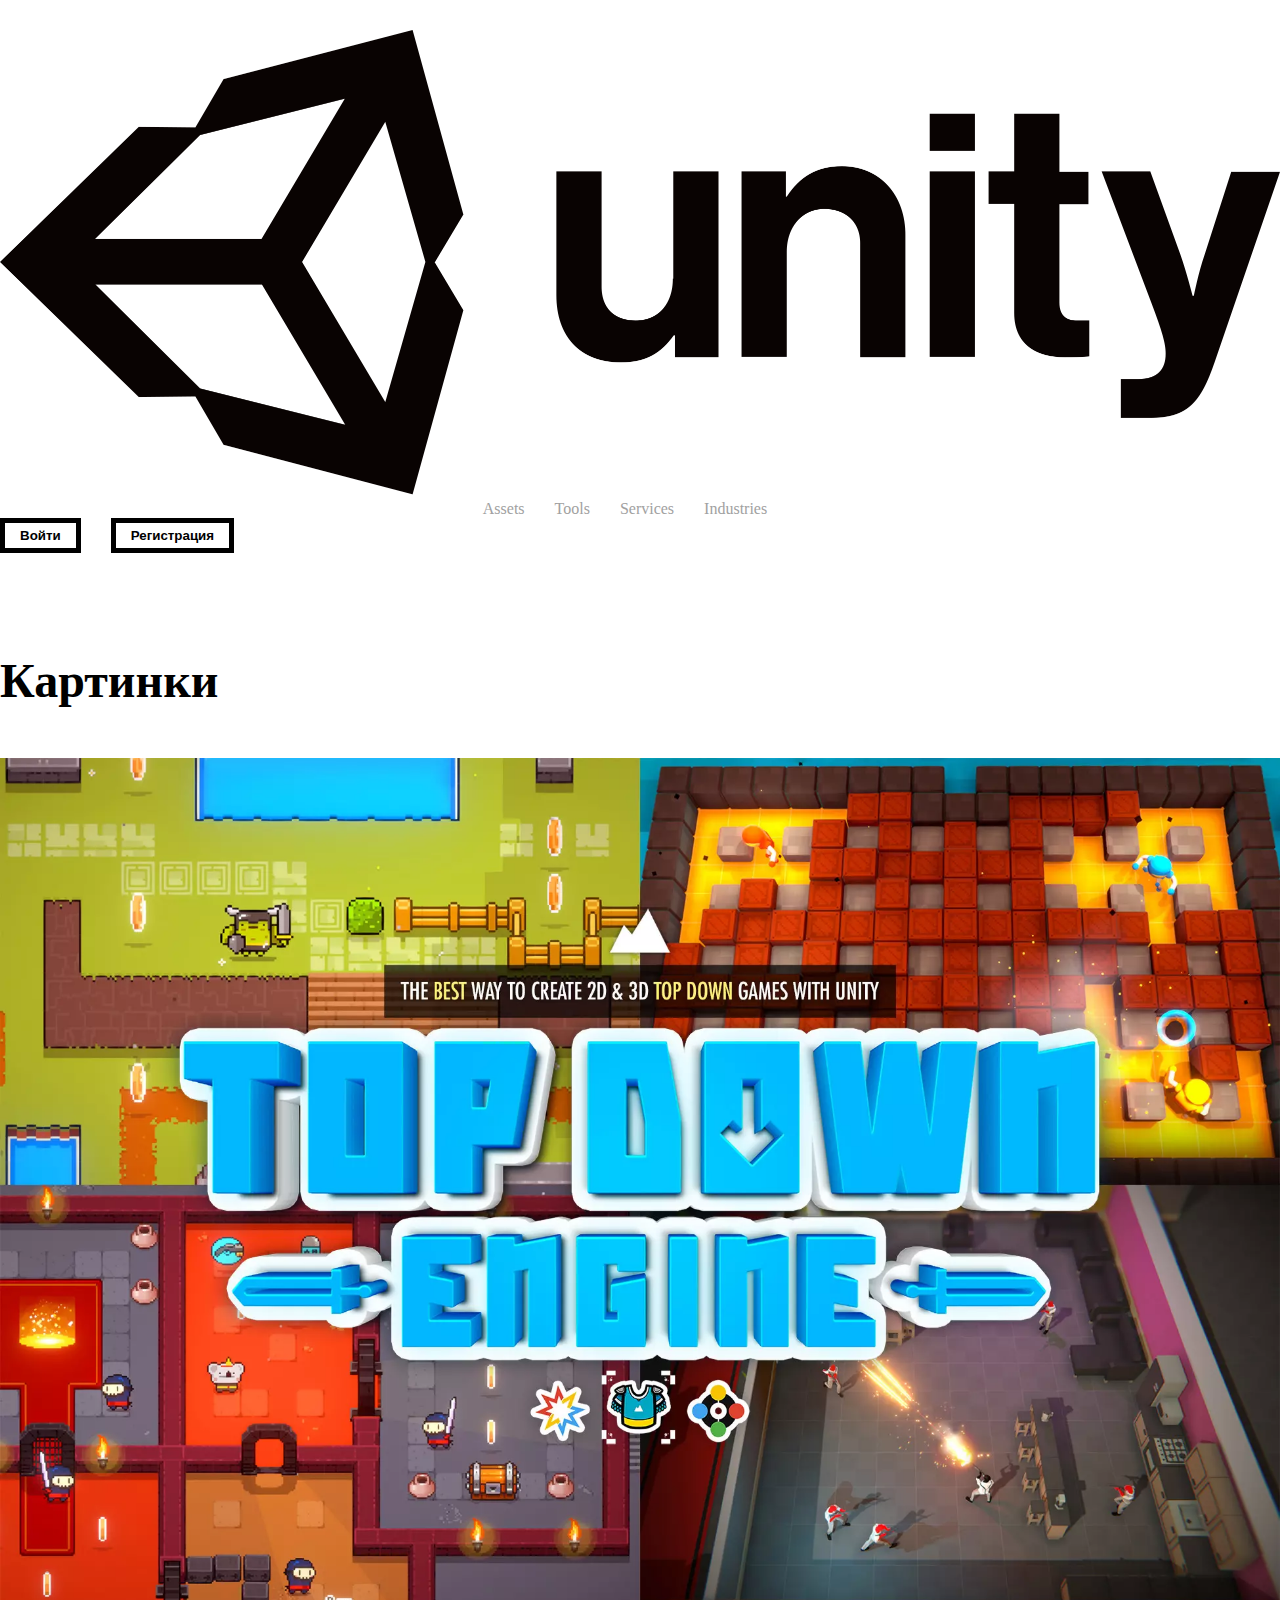
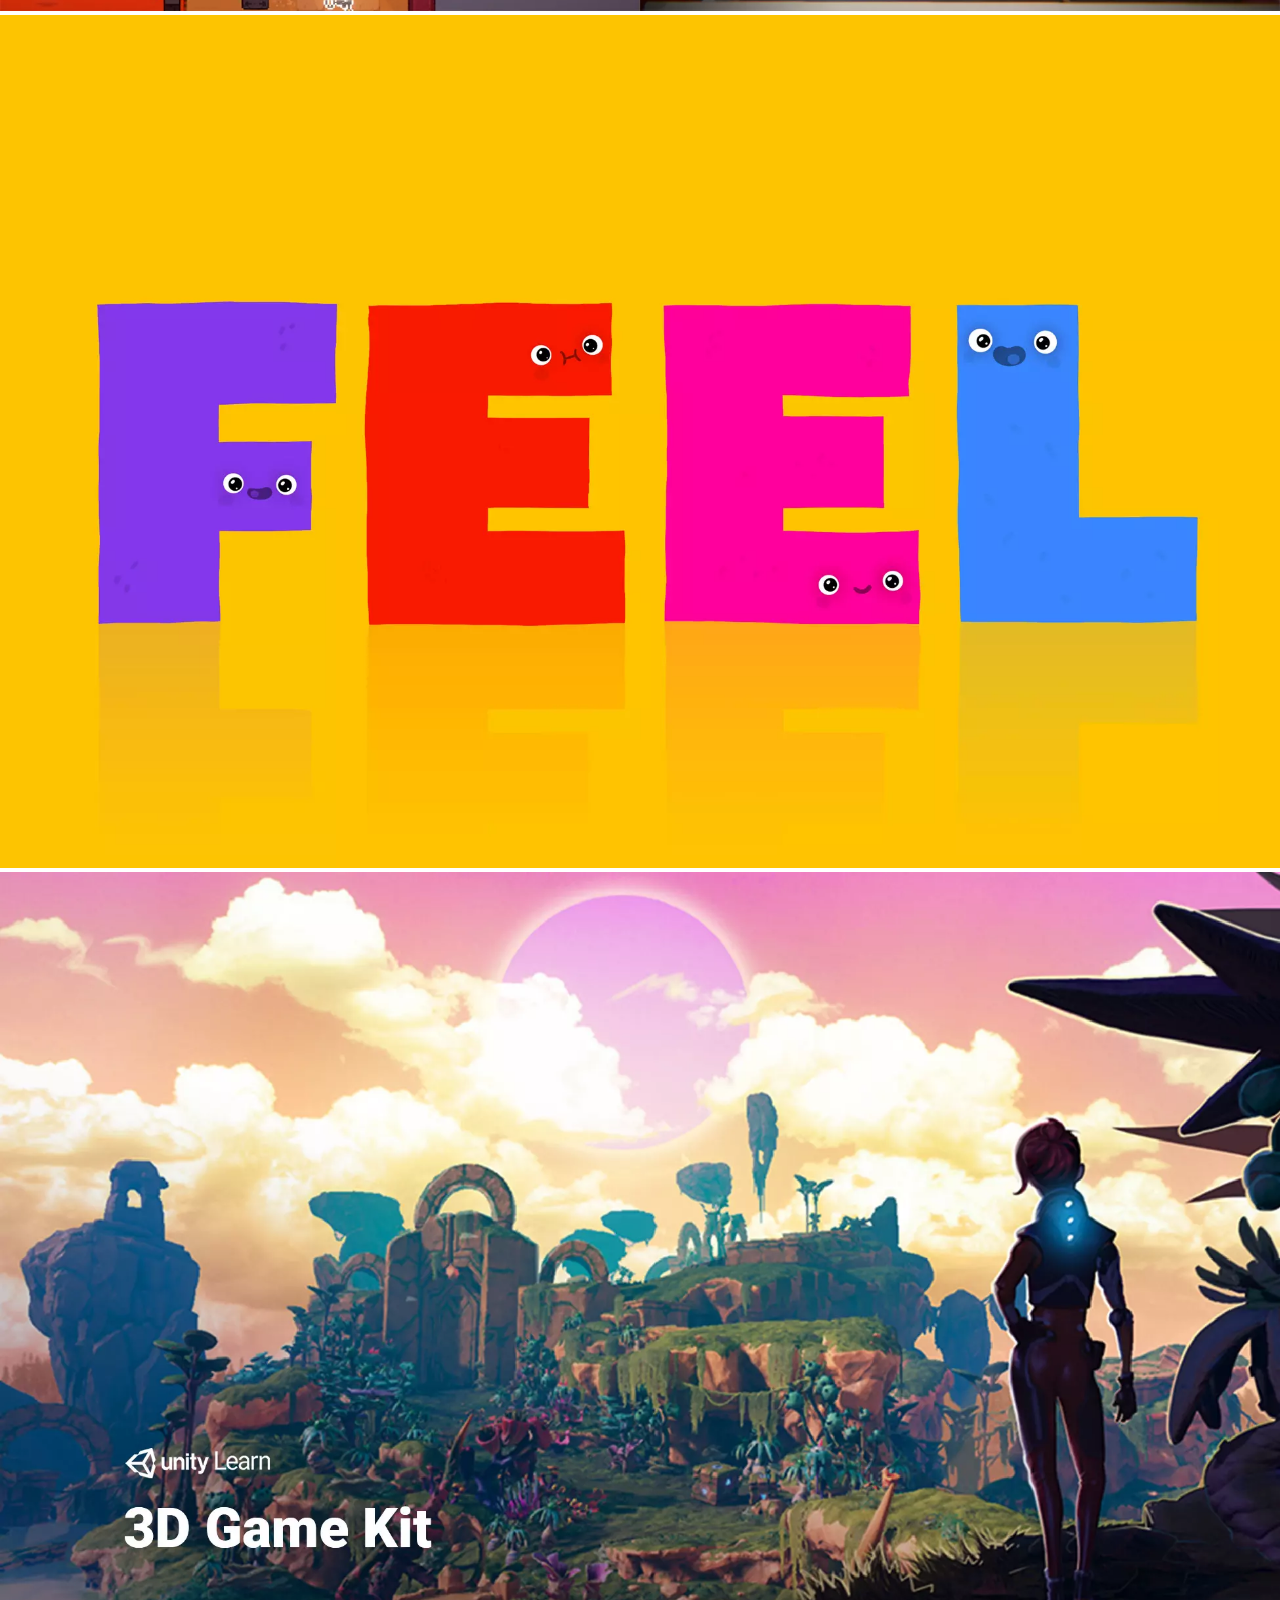
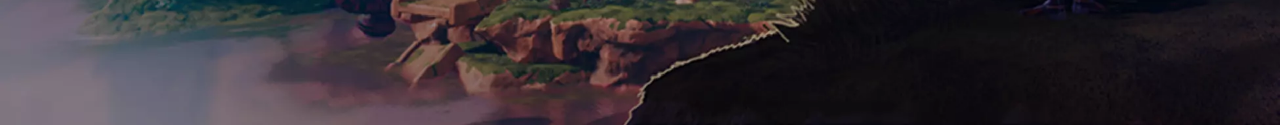
<file: index.html>
<!DOCTYPE html>
<html lang="en">
<head>
    <meta charset="UTF-8">
    <meta http-equiv="X-UA-Compatible" content="IE=edge">
    <meta name="viewport" content="width=device-width, initial-scale=1.0">
    <link href="https://cdn.jsdelivr.net/npm/bootstrap@5.0.1/dist/css/bootstrap.min.css" rel="stylesheet"
        integrity="sha384-+0n0xVW2eSR5OomGNYDnhzAbDsOXxcvSN1TPprVMTNDbiYZCxYbOOl7+AMvyTG2x" crossorigin="anonymous">
    <title>03.12.2021</title>
    <link rel="stylesheet" href="css/main.min.css">
</head>
<body>
    <div class="header">
        <div class="container">
            <div class="row align-items-center">
                <div class="col-lg-2"><a href="index.html"><img src="img/logo.png" alt="" class="header-logo"></a></div>
                <div class="col-lg-6">
                    <div class="header-nav">
                        <a href="">Assets</a>
                        <a href="">Tools</a>
                        <a href="">Services</a>
                        <a href="">Industries</a>
                    </div>
                </div>
                <div class="col-lg-2 offset-lg-2">
                    <div class="header-btn">
                        <a href="login.html"><button class="header-log">Войти</button></a>
                        <a href="regist.html"><button class="header-reg">Регистрация</button></a>
                        <p class="header-name" id="header-name"></p>
                        <a href="cabinet.html"><button class="header-cab">Кабинет</button></a>
                        <input type="button" onclick="logout()" value="Выйти" class="header-logout">
                    </div>
                </div>
            </div>
        </div>
    </div>
    <div class="assets">
        <div class="container">
            <div class="assets-title">Картинки</div>
            <div class="row">
                <div class="col-lg-4">
                    <a href="1.html">
                        <div class="assets-block">
                            <div><img src="img/1.webp" alt="" class="assets-block__img"></div>
                            <div class="assets-block__text">TopDown Engine</div>
                        </div>
                    </a>
                </div>
                <div class="col-lg-4">
                    <a href="2.html">
                        <div class="assets-block">
                            <div><img src="img/2.webp" alt="" class="assets-block__img"></div>
                            <div class="assets-block__text">Feel</div>
                        </div>
                    </a>
                </div>
                <div class="col-lg-4">
                    <a href="3.html">
                        <div class="assets-block">
                            <div><img src="img/3.webp" alt="" class="assets-block__img"></div>
                            <div class="assets-block__text">3D Game Kit</div>
                        </div>
                    </a>
                </div>
            </div>
        </div>
    </div>
    <script src="https://ajax.googleapis.com/ajax/libs/jquery/3.5.1/jquery.min.js"></script>
    <script src="js/style.js"></script>
</body>
</html>
</file>
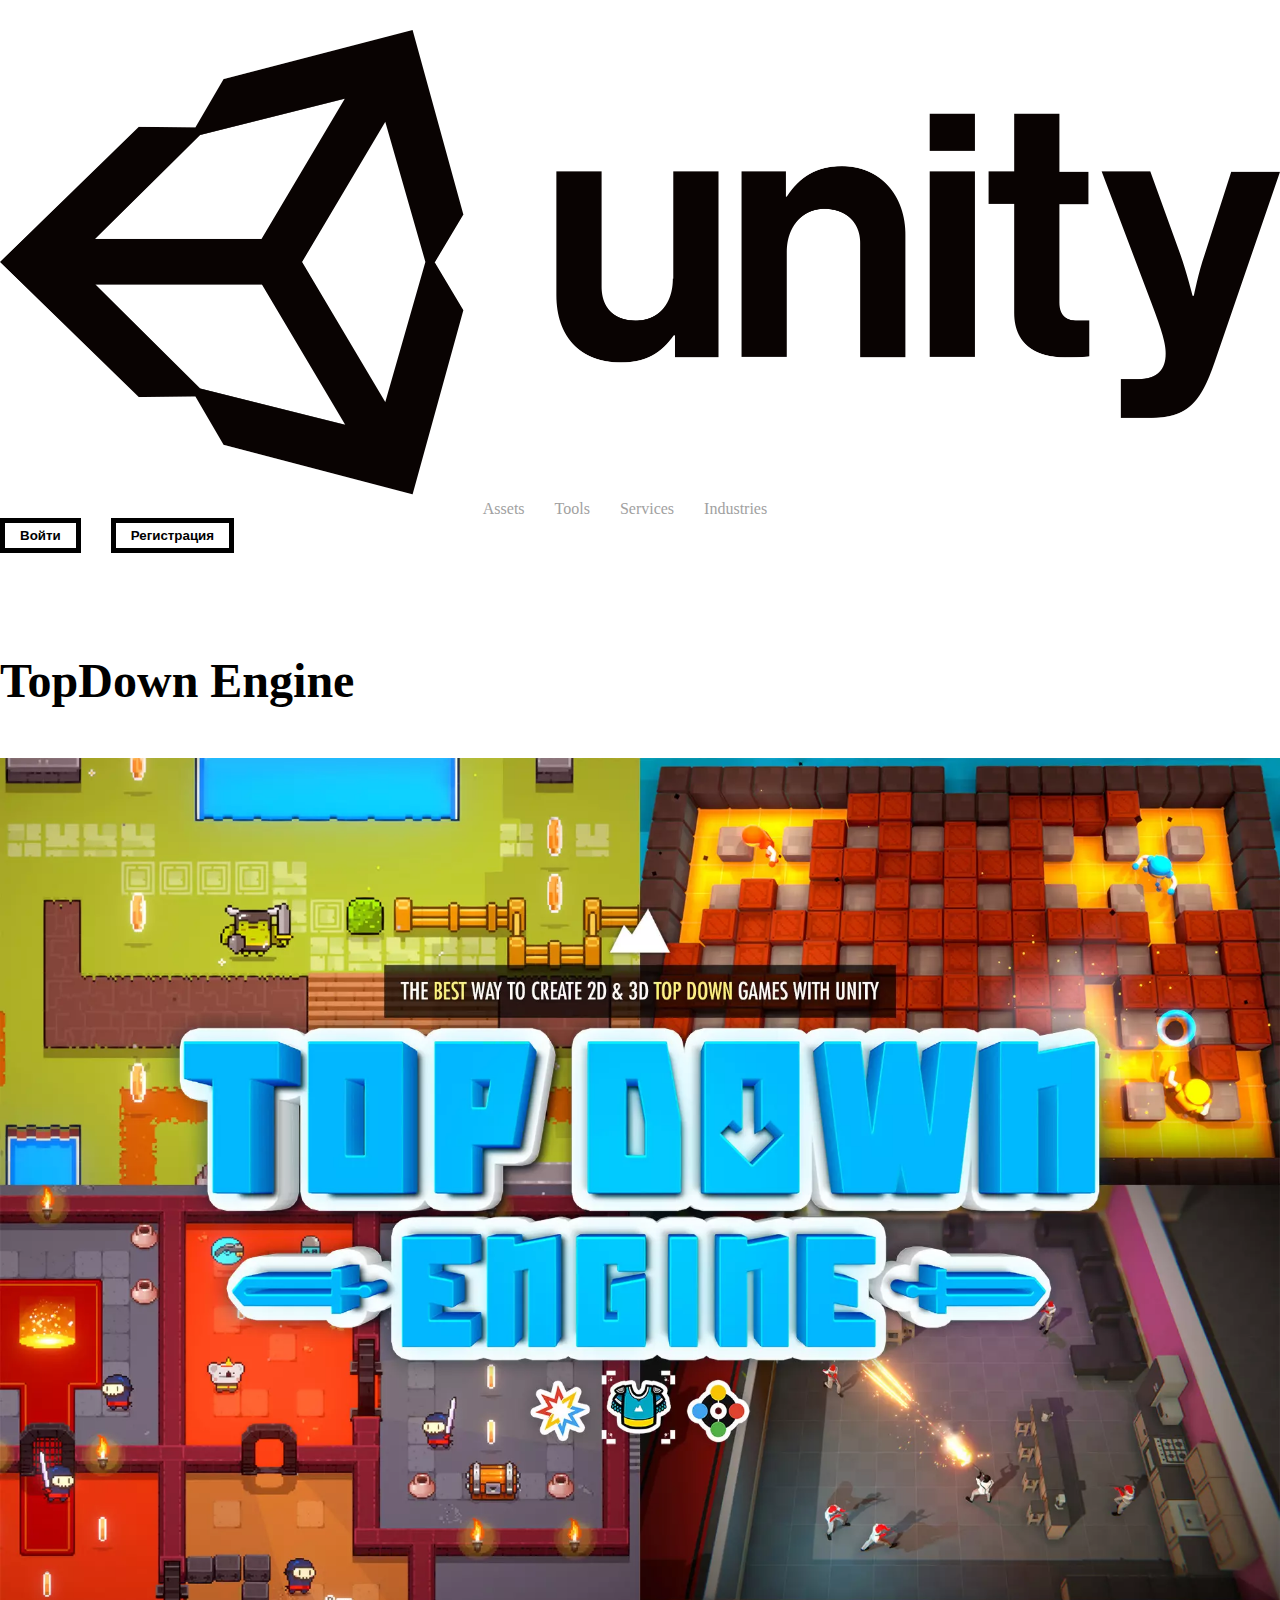
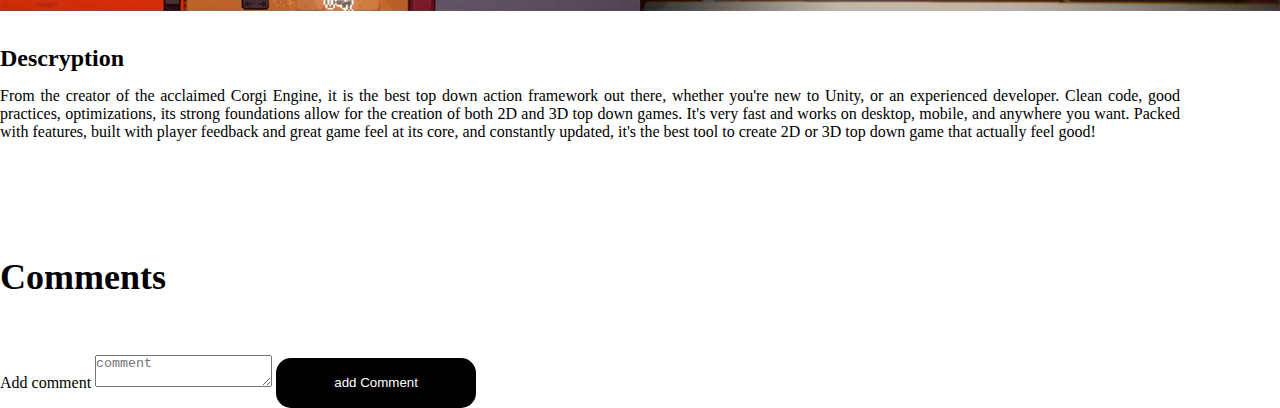
<file: 1.html>
<!DOCTYPE html>
<html lang="en">

<head>
    <meta charset="UTF-8">
    <meta http-equiv="X-UA-Compatible" content="IE=edge">
    <meta name="viewport" content="width=device-width, initial-scale=1.0">
    <link href="https://cdn.jsdelivr.net/npm/bootstrap@5.0.1/dist/css/bootstrap.min.css" rel="stylesheet"
        integrity="sha384-+0n0xVW2eSR5OomGNYDnhzAbDsOXxcvSN1TPprVMTNDbiYZCxYbOOl7+AMvyTG2x" crossorigin="anonymous">
    <title>03.12.2021</title>
    <link rel="stylesheet" href="css/main.min.css">
</head>

<body>
    <div class="header">
        <div class="container">
            <div class="row align-items-center">
                <div class="col-lg-2"><a href="index.html"><img src="img/logo.png" alt="" class="header-logo"></a></div>
                <div class="col-lg-6">
                    <div class="header-nav">
                        <a href="">Assets</a>
                        <a href="">Tools</a>
                        <a href="">Services</a>
                        <a href="">Industries</a>
                    </div>
                </div>
                <div class="col-lg-2 offset-lg-2">
                    <div class="header-btn">
                        <a href="login.html"><button class="header-log">Войти</button></a>
                        <a href="regist.html"><button class="header-reg">Регистрация</button></a>
                        <p class="header-name" id="header-name"></p>
                        <a href="cabinet.html"><button class="header-cab">Кабинет</button></a>
                        <input type="button" onclick="logout()" value="Выйти" class="header-logout">
                    </div>
                </div>
            </div>
        </div>
    </div>
    <div class="asset">
        <div class="container">
            <div class="row">
                <div class="col-lg-6">
                    <div class="asset-title">TopDown Engine</div>
                    <div class="asset-img"><img src="img/1.webp" alt="" class="assets-block__img"></div>
                    <div class="asset-desc">Descryption</div>
                    <div class="asset-text">From the creator of the acclaimed Corgi Engine, it is the best top down action framework out there, whether you're new
                    to Unity, or an experienced developer. Clean code, good practices, optimizations, its strong foundations allow for the
                    creation of both 2D and 3D top down games. It's very fast and works on desktop, mobile, and anywhere you want. Packed
                    with features, built with player feedback and great game feel at its core, and constantly updated, it's the best tool to
                    create 2D or 3D top down game that actually feel good!</div>
                </div>
                <div class="col-lg-6">
                    <div class="cm-title">Comments</div>
                    <label for="comment-body">Add comment</label>
                    <textarea type="password" class="form-control" id="comment-body" placeholder="comment"></textarea>
                    <button type="submit" id="comment-add" class="cm-btn">add Comment</button>
                    <div id="comment-field"></div>

                    <!-- <div class="cm-title">Comments</div>
                    <input type="text" class="cm-input" id="cm-input__1">
                    <input type="button" class="cm-btn" onclick="comment()" value="Add Comment">
                    <div class="cm-block">
                        <div class="cm-name" id="commentName"></div>
                        <div class="cm-text" id="commentText"></div>
                        <div class="cm-date" id="commentDate"></div>
                        <div class="cm-error" id="commentError"></div>
                    </div> -->
                </div>
            </div>
        </div>
    </div>
    <script src="https://ajax.googleapis.com/ajax/libs/jquery/3.5.1/jquery.min.js"></script>
    <script src="js/style.js"></script>
</body>

</html>
</file>
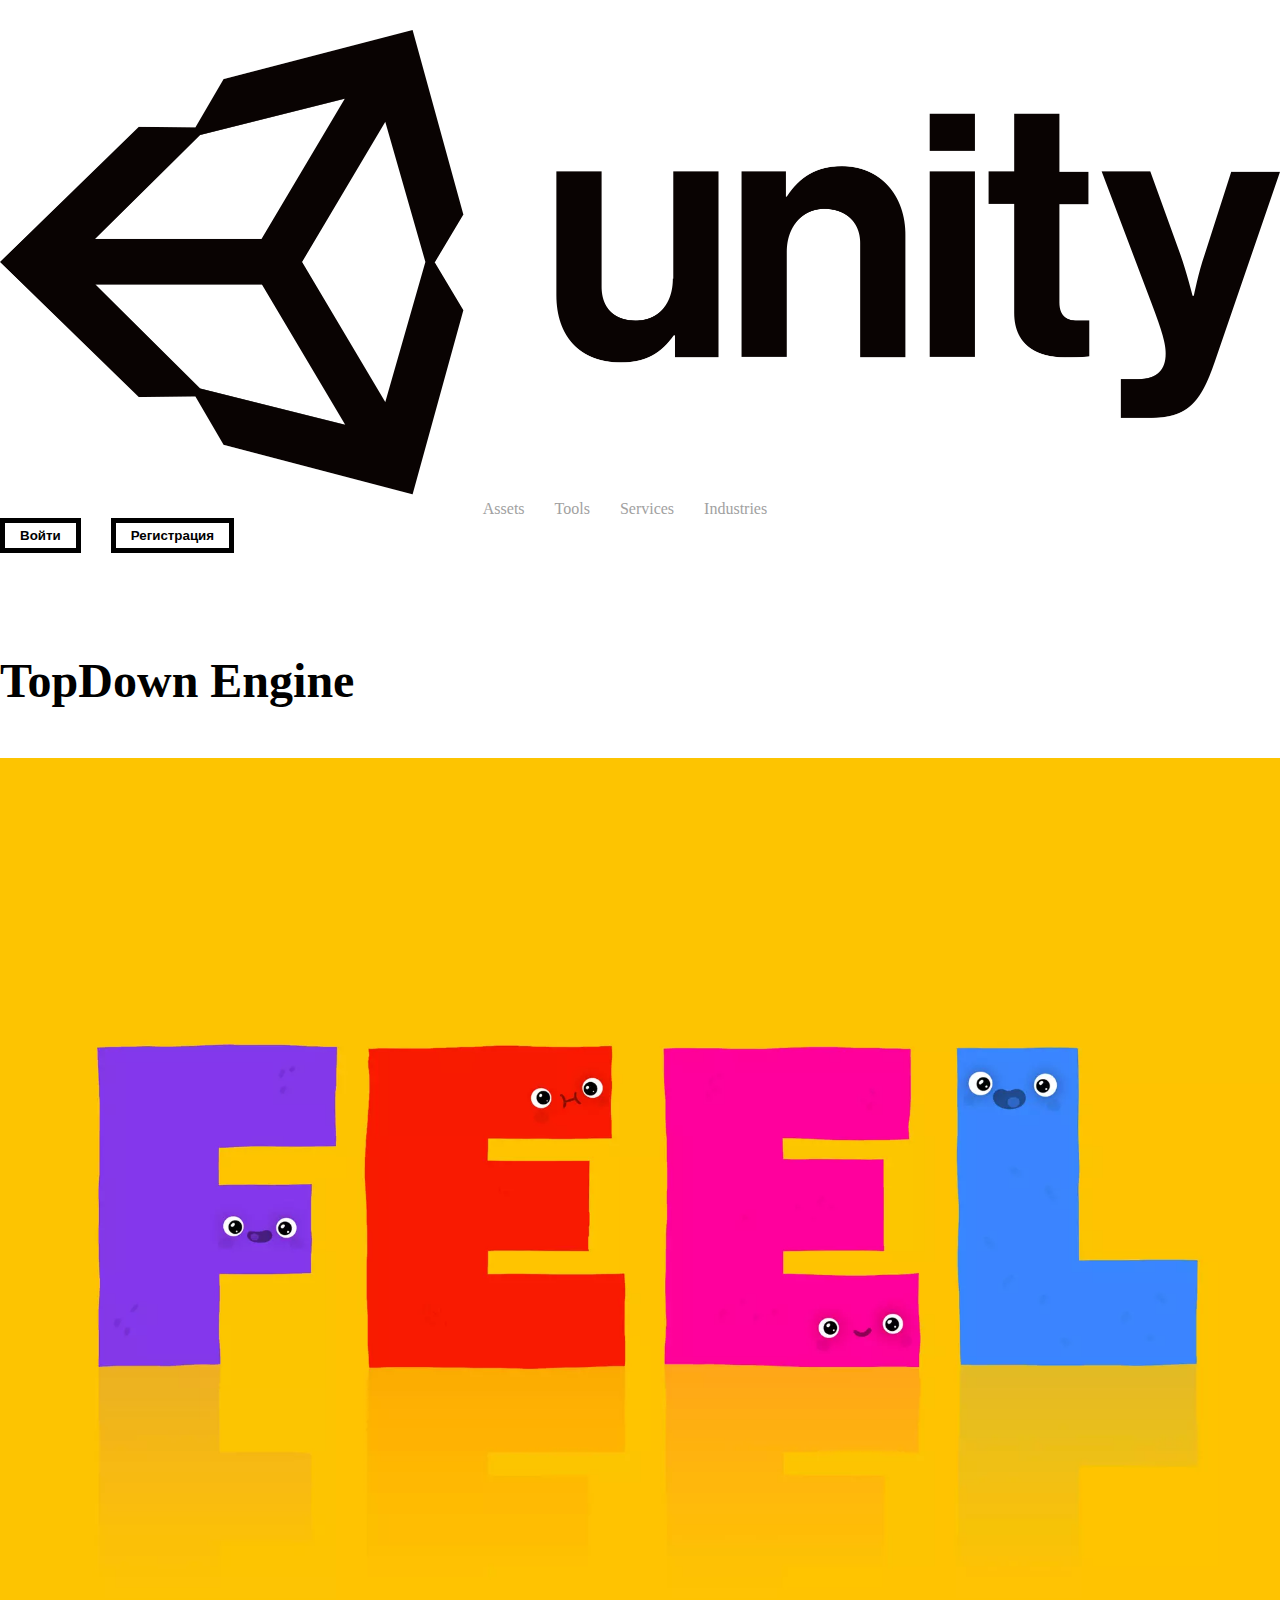
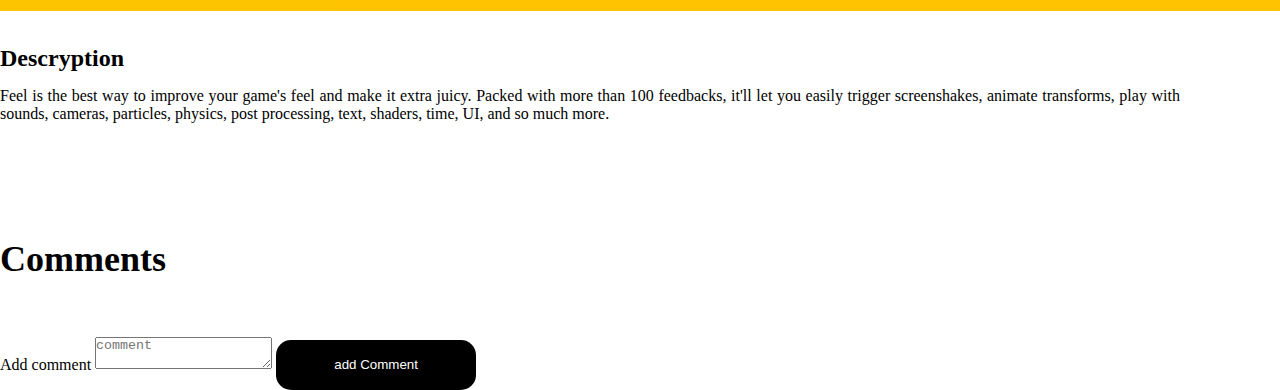
<file: 2.html>
<!DOCTYPE html>
<html lang="en">

<head>
    <meta charset="UTF-8">
    <meta http-equiv="X-UA-Compatible" content="IE=edge">
    <meta name="viewport" content="width=device-width, initial-scale=1.0">
    <link href="https://cdn.jsdelivr.net/npm/bootstrap@5.0.1/dist/css/bootstrap.min.css" rel="stylesheet"
        integrity="sha384-+0n0xVW2eSR5OomGNYDnhzAbDsOXxcvSN1TPprVMTNDbiYZCxYbOOl7+AMvyTG2x" crossorigin="anonymous">
    <title>03.12.2021</title>
    <link rel="stylesheet" href="css/main.min.css">
</head>

<body>
    <div class="header">
        <div class="container">
            <div class="row align-items-center">
                <div class="col-lg-2"><a href="index.html"><img src="img/logo.png" alt="" class="header-logo"></a></div>
                <div class="col-lg-6">
                    <div class="header-nav">
                        <a href="">Assets</a>
                        <a href="">Tools</a>
                        <a href="">Services</a>
                        <a href="">Industries</a>
                    </div>
                </div>
                <div class="col-lg-2 offset-lg-2">
                    <div class="header-btn">
                        <a href="login.html"><button class="header-log">Войти</button></a>
                        <a href="regist.html"><button class="header-reg">Регистрация</button></a>
                        <p class="header-name" id="header-name"></p>
                        <a href="cabinet.html"><button class="header-cab">Кабинет</button></a>
                        <input type="button" onclick="logout()" value="Выйти" class="header-logout">
                    </div>
                </div>
            </div>
        </div>
    </div>
    <div class="asset">
        <div class="container">
            <div class="row">
                <div class="col-lg-6">
                    <div class="asset-title">TopDown Engine</div>
                    <div class="asset-img"><img src="img/2.webp" alt="" class="assets-block__img"></div>
                    <div class="asset-desc">Descryption</div>
                    <div class="asset-text">Feel is the best way to improve your game's feel and make it extra juicy. Packed with more than 100 feedbacks, it'll let you easily trigger screenshakes, animate transforms, play with sounds,
                    cameras, particles, physics, post processing, text, shaders, time, UI, and so much more.</div>
                </div>
                <div class="col-lg-6">
                    <div class="cm-title">Comments</div>
                    <label for="comment-body">Add comment</label>
                    <textarea type="password" class="form-control" id="comment-body" placeholder="comment"></textarea>
                    <button type="submit" id="comment-add" class="cm-btn">add Comment</button>
                    <div id="comment-field"></div>

                    <!-- <div class="cm-title">Comments</div>
                    <input type="text" class="cm-input" id="cm-input__1">
                    <input type="button" class="cm-btn" onclick="comment()" value="Add Comment">
                    <div class="cm-block">
                        <div class="cm-name" id="commentName"></div>
                        <div class="cm-text" id="commentText"></div>
                        <div class="cm-date" id="commentDate"></div>
                        <div class="cm-error" id="commentError"></div>
                    </div> -->
                </div>
            </div>
        </div>
    </div>
    <script src="https://ajax.googleapis.com/ajax/libs/jquery/3.5.1/jquery.min.js"></script>
    <script src="js/style.js"></script>
</body>

</html>
</file>
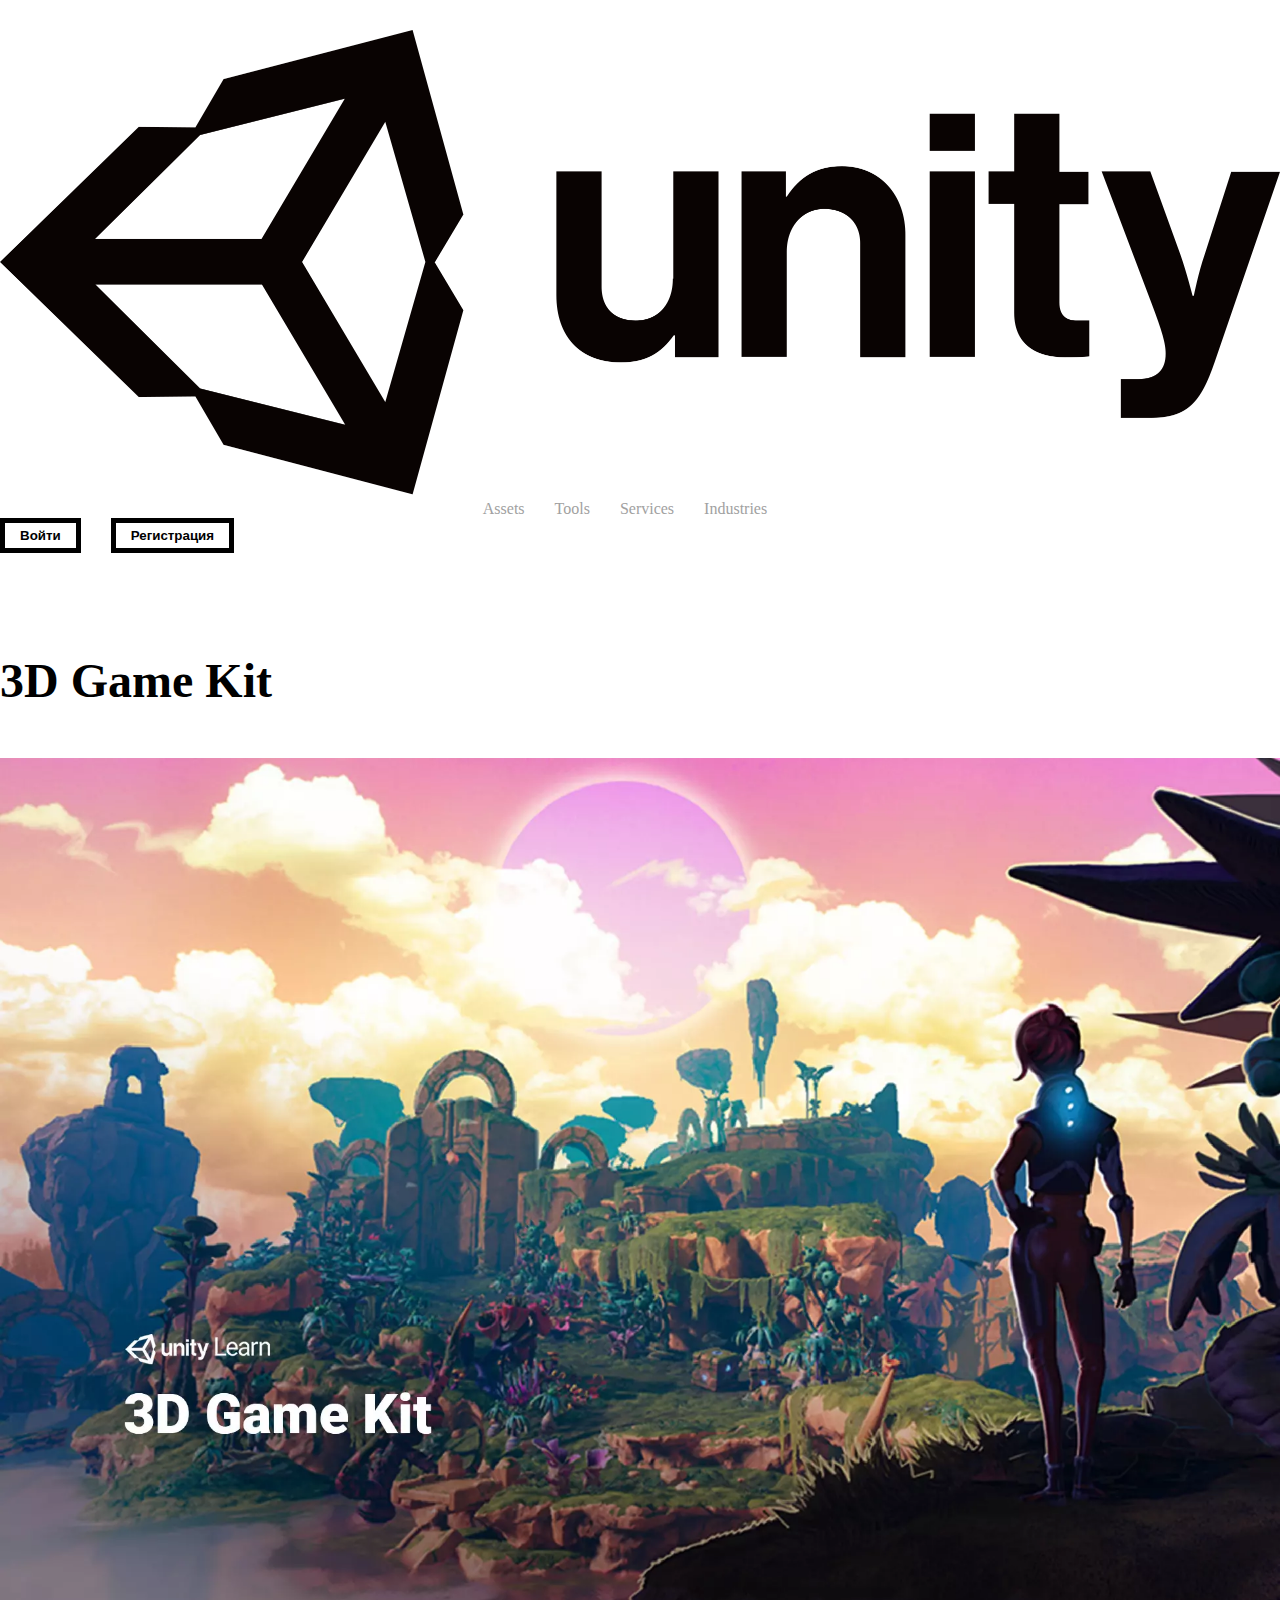
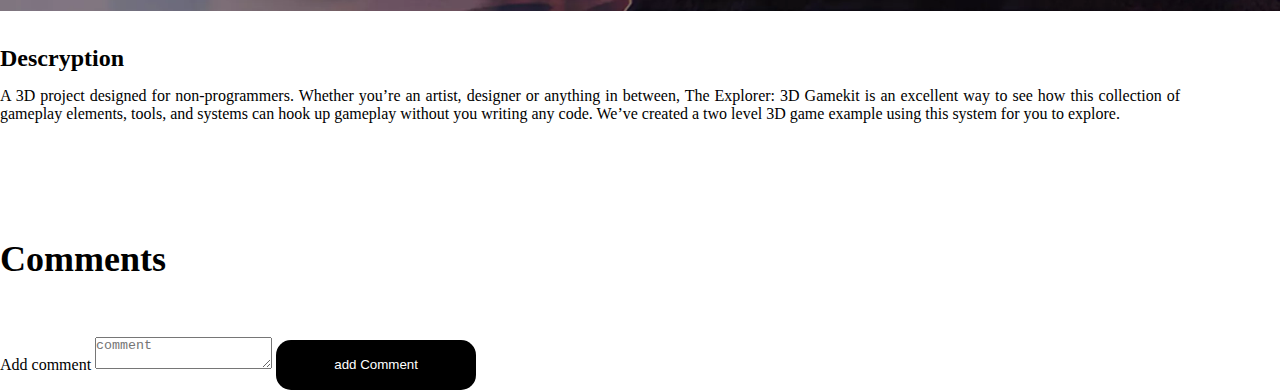
<file: 3.html>
<!DOCTYPE html>
<html lang="en">

<head>
    <meta charset="UTF-8">
    <meta http-equiv="X-UA-Compatible" content="IE=edge">
    <meta name="viewport" content="width=device-width, initial-scale=1.0">
    <link href="https://cdn.jsdelivr.net/npm/bootstrap@5.0.1/dist/css/bootstrap.min.css" rel="stylesheet"
        integrity="sha384-+0n0xVW2eSR5OomGNYDnhzAbDsOXxcvSN1TPprVMTNDbiYZCxYbOOl7+AMvyTG2x" crossorigin="anonymous">
    <title>03.12.2021</title>
    <link rel="stylesheet" href="css/main.min.css">
</head>

<body>
    <div class="header">
        <div class="container">
            <div class="row align-items-center">
                <div class="col-lg-2"><a href="index.html"><img src="img/logo.png" alt="" class="header-logo"></a></div>
                <div class="col-lg-6">
                    <div class="header-nav">
                        <a href="">Assets</a>
                        <a href="">Tools</a>
                        <a href="">Services</a>
                        <a href="">Industries</a>
                    </div>
                </div>
                <div class="col-lg-2 offset-lg-2">
                    <div class="header-btn">
                        <a href="login.html"><button class="header-log">Войти</button></a>
                        <a href="regist.html"><button class="header-reg">Регистрация</button></a>
                        <p class="header-name" id="header-name"></p>
                        <a href="cabinet.html"><button class="header-cab">Кабинет</button></a>
                        <input type="button" onclick="logout()" value="Выйти" class="header-logout">
                    </div>
                </div>
            </div>
        </div>
    </div>
    <div class="asset">
        <div class="container">
            <div class="row">
                <div class="col-lg-6">
                    <div class="asset-title">3D Game Kit</div>
                    <div class="asset-img"><img src="img/3.webp" alt="" class="assets-block__img"></div>
                    <div class="asset-desc">Descryption</div>
                    <div class="asset-text">A 3D project designed for non-programmers. Whether you’re an artist, designer or anything in between, The Explorer: 3D
                    Gamekit is an excellent way to see how this collection of gameplay elements, tools, and systems can hook up gameplay
                    without you writing any code. We’ve created a two level 3D game example using this system for you to explore.</div>
                </div>
                <div class="col-lg-6">
                    <div class="cm-title">Comments</div>
                    <label for="comment-body">Add comment</label>
                    <textarea type="password" class="form-control" id="comment-body" placeholder="comment"></textarea>
                    <button type="submit" id="comment-add" class="cm-btn">add Comment</button>
                    <div id="comment-field"></div>

                    <!-- <div class="cm-title">Comments</div>
                    <input type="text" class="cm-input" id="cm-input__1">
                    <input type="button" class="cm-btn" onclick="comment()" value="Add Comment">
                    <div class="cm-block">
                        <div class="cm-name" id="commentName"></div>
                        <div class="cm-text" id="commentText"></div>
                        <div class="cm-date" id="commentDate"></div>
                        <div class="cm-error" id="commentError"></div>
                    </div> -->
                </div>
            </div>
        </div>
    </div>
    <script src="https://ajax.googleapis.com/ajax/libs/jquery/3.5.1/jquery.min.js"></script>
    <script src="js/style.js"></script>
</body>

</html>
</file>
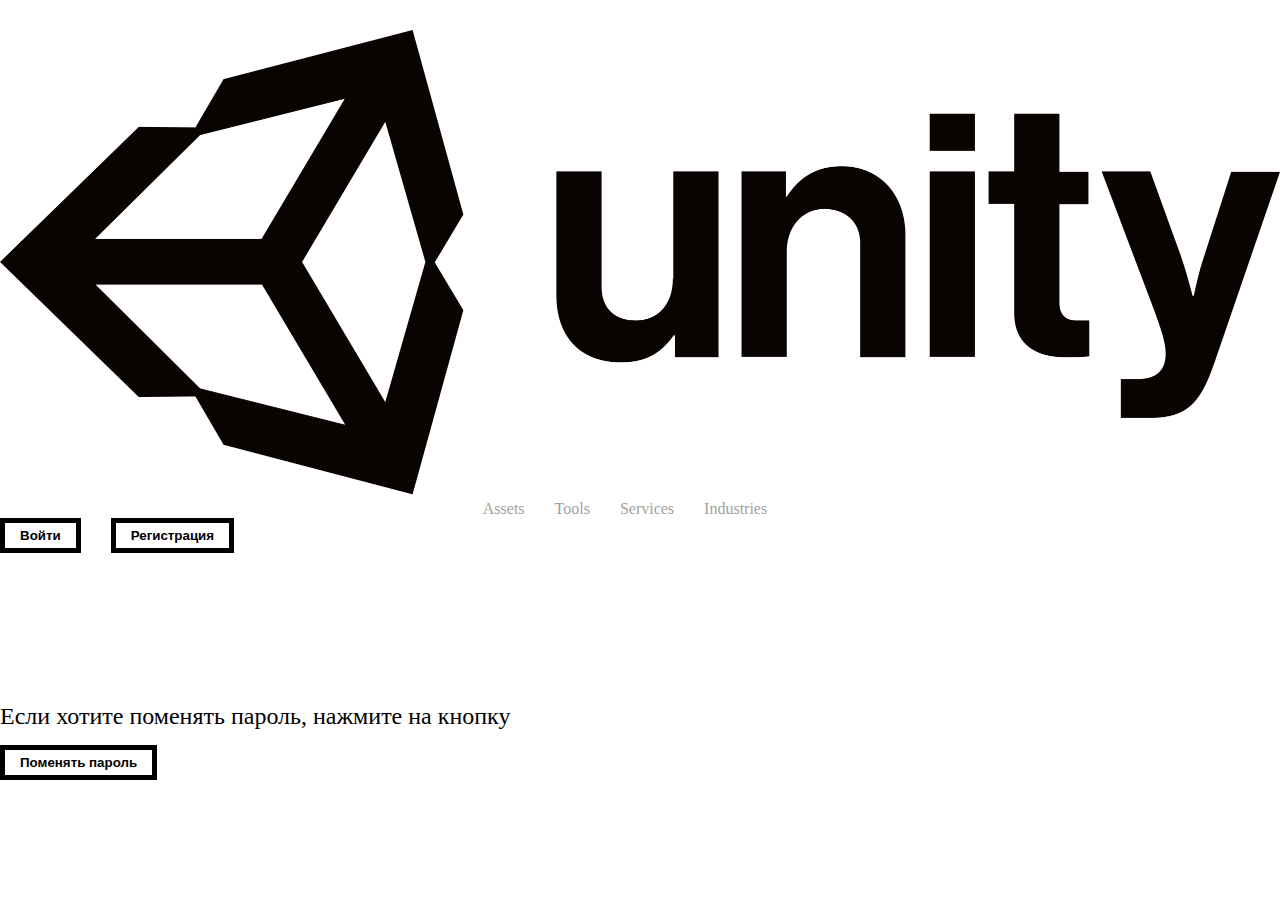
<file: cabinet.html>
<!DOCTYPE html>
<html lang="en">

<head>
    <meta charset="UTF-8">
    <meta http-equiv="X-UA-Compatible" content="IE=edge">
    <meta name="viewport" content="width=device-width, initial-scale=1.0">
    <link href="https://cdn.jsdelivr.net/npm/bootstrap@5.0.1/dist/css/bootstrap.min.css" rel="stylesheet"
        integrity="sha384-+0n0xVW2eSR5OomGNYDnhzAbDsOXxcvSN1TPprVMTNDbiYZCxYbOOl7+AMvyTG2x" crossorigin="anonymous">
    <title>03.12.2021</title>
    <link rel="stylesheet" href="css/main.min.css">
</head>

<body>
    <div class="header">
        <div class="container">
            <div class="row align-items-center">
                <div class="col-lg-2"><a href="index.html"><img src="img/logo.png" alt="" class="header-logo"></a></div>
                <div class="col-lg-6">
                    <div class="header-nav">
                        <a href="">Assets</a>
                        <a href="">Tools</a>
                        <a href="">Services</a>
                        <a href="">Industries</a>
                    </div>
                </div>
                <div class="col-lg-2 offset-lg-2">
                    <div class="header-btn">
                        <a href="login.html"><button class="header-log">Войти</button></a>
                        <a href="regist.html"><button class="header-reg">Регистрация</button></a>
                        <p class="header-name" id="header-name"></p>
                        <a href="cabinet.html"><button class="header-cab">Кабинет</button></a>
                        <input type="button" onclick="logout()" value="Выйти" class="header-logout">
                    </div>
                </div>
            </div>
        </div>
    </div>
    <div class="profile">
        <div class="container">
            <div class="row">
                <div class="col-lg-12">
                    <div class="profile-change">
                        <div class="profile-change__title">Если хотите поменять пароль, нажмите на кнопку</div>
                        <input type="button" onclick="input()" value="Поменять пароль" class="profile-change__input">
                    </div>
                </div>
            </div>
            <div class="row">
                <div class="col-lg-12">
                    <div class="profile-form">
                        <input type="password" id="changePassword" class="profile-form__input" placeholder="Введите новый пароль">
                        <input type="button" onclick="change()" value="Изменить пароль" class="profile-change__btn">
                        <p class="popup-error" id="error"></p>
                    </div>
                </div>
            </div>
        </div>
    </div>




    <script src="https://ajax.googleapis.com/ajax/libs/jquery/3.5.1/jquery.min.js"></script>
    <script src="js/style.js"></script>
</body>

</html>
</file>
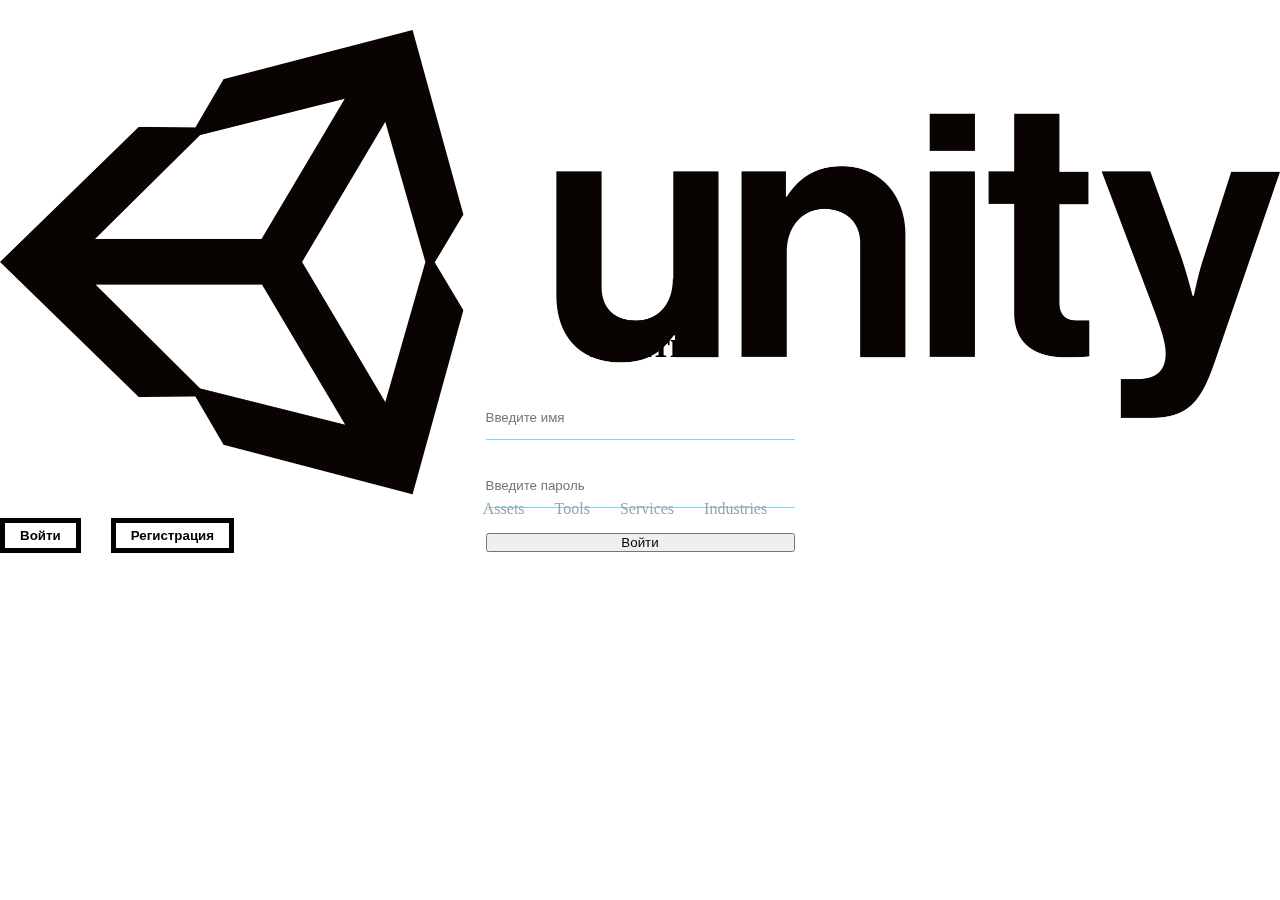
<file: login.html>
<!DOCTYPE html>
<html lang="en">

<head>
    <meta charset="UTF-8">
    <meta http-equiv="X-UA-Compatible" content="IE=edge">
    <meta name="viewport" content="width=device-width, initial-scale=1.0">
    <link href="https://cdn.jsdelivr.net/npm/bootstrap@5.0.1/dist/css/bootstrap.min.css" rel="stylesheet"
        integrity="sha384-+0n0xVW2eSR5OomGNYDnhzAbDsOXxcvSN1TPprVMTNDbiYZCxYbOOl7+AMvyTG2x" crossorigin="anonymous">
    <title>03.12.2021</title>
    <link rel="stylesheet" href="css/main.min.css">
</head>

<body>
    <div class="header">
        <div class="container">
            <div class="row align-items-center">
                <div class="col-lg-2"><a href="index.html"><img src="img/logo.png" alt="" class="header-logo"></a></div>
                <div class="col-lg-6">
                    <div class="header-nav">
                        <a href="">Assets</a>
                        <a href="">Tools</a>
                        <a href="">Services</a>
                        <a href="">Industries</a>
                    </div>
                </div>
                <div class="col-lg-2 offset-lg-2">
                    <div class="header-btn">
                        <a href="login.html"><button class="header-log">Войти</button></a>
                        <a href="regist.html"><button class="header-reg">Регистрация</button></a>
                        <p class="header-name" id="header-name"></p>
                        <a href="cabinet.html"><button class="header-cab">Кабинет</button></a>
                        <input type="button" onclick="logout()" value="Выйти" class="header-logout">
                    </div>
                </div>
            </div>
        </div>
    </div>

    <div class="popuplog popuplog-enter">
        <div class="popuplog-before"></div>
        <div class="popuplog-wrap">
            <div class="popuplog-header">Войти</div>
            <input type="text" id="namelog" class="popuplog-input" placeholder="Введите имя">
            <input type="password" id="passwordlog" class="popuplog-input" placeholder="Введите пароль">
            <input type="button" onclick="log()" value="Войти" class="popuplog-reg">
            <p class="popuplog-error" id="error"></p>
            <p class="popuplog-info" id="info"></p>
        </div>
    </div>





    <script src="https://ajax.googleapis.com/ajax/libs/jquery/3.5.1/jquery.min.js"></script>
    <script src="js/style.js"></script>
</body>

</html>
</file>
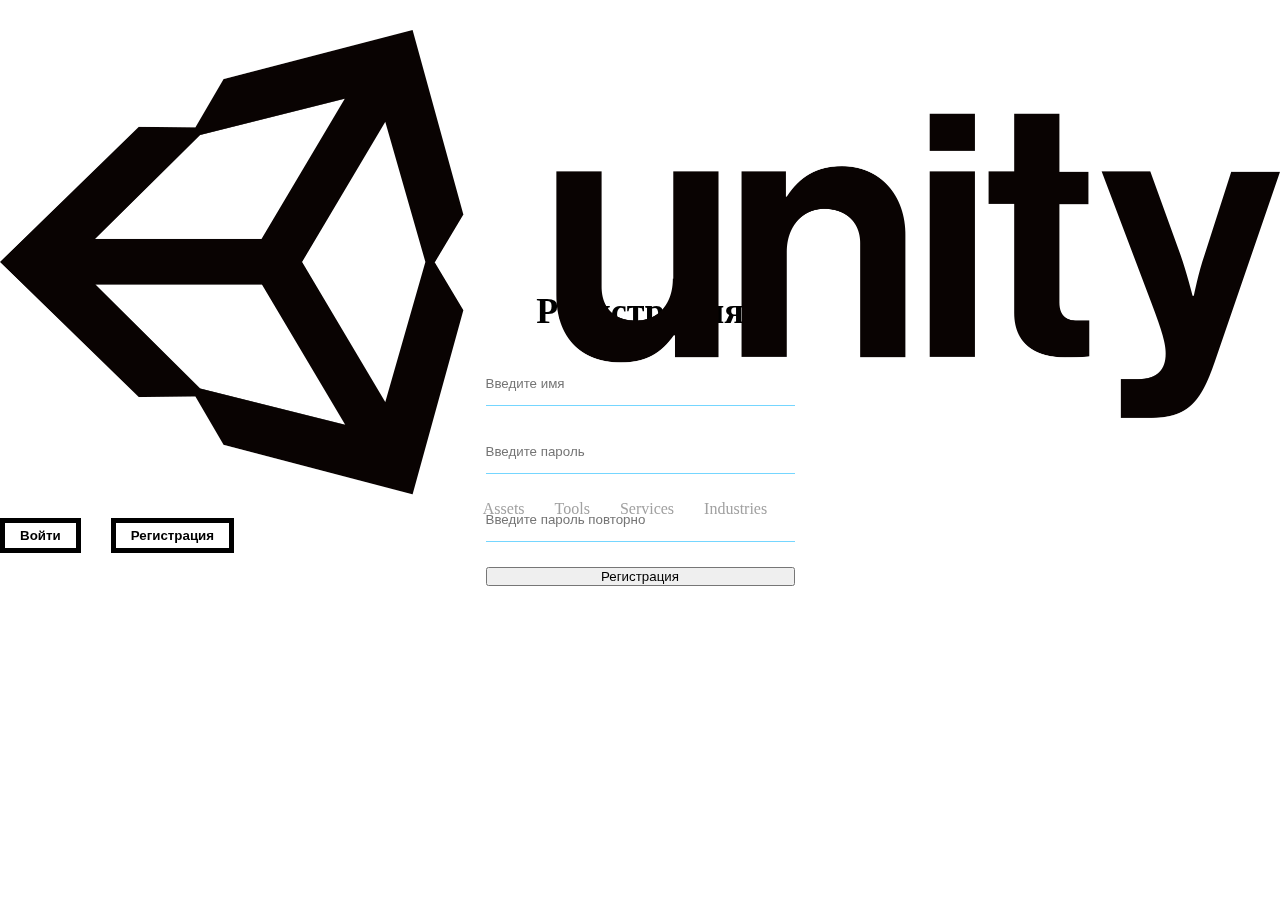
<file: regist.html>
<!DOCTYPE html>
<html lang="en">

<head>
    <meta charset="UTF-8">
    <meta http-equiv="X-UA-Compatible" content="IE=edge">
    <meta name="viewport" content="width=device-width, initial-scale=1.0">
    <link href="https://cdn.jsdelivr.net/npm/bootstrap@5.0.1/dist/css/bootstrap.min.css" rel="stylesheet"
        integrity="sha384-+0n0xVW2eSR5OomGNYDnhzAbDsOXxcvSN1TPprVMTNDbiYZCxYbOOl7+AMvyTG2x" crossorigin="anonymous">
    <title>03.12.2021</title>
    <link rel="stylesheet" href="css/main.min.css">
</head>

<body>
    <div class="header">
        <div class="container">
            <div class="row align-items-center">
                <div class="col-lg-2"><a href="index.html"><img src="img/logo.png" alt="" class="header-logo"></a></div>
                <div class="col-lg-6">
                    <div class="header-nav">
                        <a href="">Assets</a>
                        <a href="">Tools</a>
                        <a href="">Services</a>
                        <a href="">Industries</a>
                    </div>
                </div>
                <div class="col-lg-2 offset-lg-2">
                    <div class="header-btn">
                        <a href="login.html"><button class="header-log">Войти</button></a>
                        <a href="regist.html"><button class="header-reg">Регистрация</button></a>
                        <p class="header-name" id="header-name"></p>
                        <a href="cabinet.html"><button class="header-cab">Кабинет</button></a>
                        <input type="button" onclick="logout()" value="Выйти" class="header-logout">
                    </div>
                </div>
            </div>
        </div>
    </div>
    <div class="popup popup-enter">
        <div class="popup-before popup-reg__before"></div>
        <div class="popup-wrap">
            <div class="popup-header">Регистрация</div>
            <input type="text" id="name" class="popup-input" placeholder="Введите имя">
            <input type="password" id="password" class="popup-input" placeholder="Введите пароль">
            <input type="password" id="passwordRepeat" class="popup-input" placeholder="Введите пароль повторно">
            <input type="button" onclick="regist()" value="Регистрация" class="popup-reg">
            <p class="popup-error" id="error"></p>
            <p class="popup-info" id="info"></p>
        </div>
    </div>





    <script src="https://ajax.googleapis.com/ajax/libs/jquery/3.5.1/jquery.min.js"></script>
    <script src="js/style.js"></script>
</body>

</html>
</file>
<file: css/main.min.css>
*{margin:0;padding:0}a{text-decoration:none}.header{z-index:3;margin-top:30px}.header-logo{width:100%}.header-nav{display:flex;justify-content:center;align-items:center}.header-nav a{margin-right:30px;text-decoration:none;color:#a1a1a1}.header-nav a:hover{color:#000}.header-reg{border:5px solid #000;padding:5px 15px 5px 15px;background:none;font-weight:800;display:block;margin:0 auto}.header-log{border:5px solid #000;padding:5px 15px 5px 15px;background:none;font-weight:800;display:block;margin:0 auto;margin-right:30px}.header-btn{display:flex}.header-name{font-size:24px;font-weight:800;display:none;color:#000;margin:auto 30px auto auto}.header-cab{border:5px solid #000;padding:5px 15px 5px 15px;background:none;font-weight:800;margin:0 auto;margin-right:30px;display:none}.header-logout{border:5px solid #000;padding:5px 15px 5px 15px;background:none;font-weight:800;margin:0 auto;display:none}.profile{margin-top:150px}.profile-name{font-size:36px;font-weight:800}.profile-change{margin-top:50px}.profile-change__title{font-size:24px}.profile-change__btn{border:5px solid #000;padding:5px 15px 5px 15px;background:none;font-weight:800;display:block;margin-top:15px}.profile-change__input{border:5px solid #000;padding:5px 15px 5px 15px;background:none;font-weight:800;display:block;margin-top:15px}.profile-form{display:none}.profile-form__input{width:309px;height:42px;display:block;margin-bottom:25px;border:none;border-bottom:1px solid #75d6ff}.popup{position:fixed;top:0;left:0;width:100%;height:100%;display:flex;justify-content:center;align-items:center;z-index:-1}.popup-header{font-weight:bold;font-size:36px;line-height:53px;text-align:center;color:#000;margin-bottom:25px}.popup-input{width:309px;height:42px;display:block;margin-bottom:25px;border:none;border-bottom:1px solid #75d6ff}.popup-reg{width:309px}.popup-error{color:#c81e43;margin-top:30px;font-size:10px;font-weight:800}.popuplog{position:fixed;top:0;left:0;width:100%;height:100%;display:flex;justify-content:center;align-items:center;z-index:-1}.popuplog-header{font-weight:bold;font-size:36px;line-height:53px;text-align:center;color:#000;margin-bottom:25px}.popuplog-input{width:309px;height:42px;display:block;margin-bottom:25px;border:none;border-bottom:1px solid #75d6ff}.popuplog-reg{width:309px}.popuplog-error{color:#c81e43;margin-top:30px;font-size:10px;font-weight:800}.assets-title{font-size:48px;font-weight:800;margin-top:100px;margin-bottom:50px}.assets-block{position:relative;cursor:pointer}.assets-block::before{content:"";width:100%;position:absolute;height:100%;background:#000;opacity:0;z-index:1;transition:.7s}.assets-block:hover::before{opacity:.7}.assets-block:hover .assets-block__text{transition:.7s;opacity:1}.assets-block__img{width:100%}.assets-block__text{position:absolute;bottom:15px;left:15px;z-index:1;color:#fff;font-weight:800;opacity:0;transition:.7s}.asset-title{font-size:48px;font-weight:800;margin-top:100px;margin-bottom:50px}.asset-text{font-size:16px;margin-top:15px;padding-right:100px;text-align:justify}.asset-desc{margin-top:30px;font-size:24px;font-weight:800}.cm-title{font-size:36px;font-weight:800;margin-top:115px;margin-bottom:30px}.cm-name{text-align:left;font-size:24px;font-weight:800}.cm-time{text-align:right;font-size:12px;color:#7b7b7b}.cm-body{position:relative;margin-bottom:30px}.cm-btn{width:200px;height:50px;text-decoration:none;border:0;background:#000;color:#fff;border-radius:15px;margin-top:30px}.cm-error{color:red}/*# sourceMappingURL=main.min.css.map */
</file>
